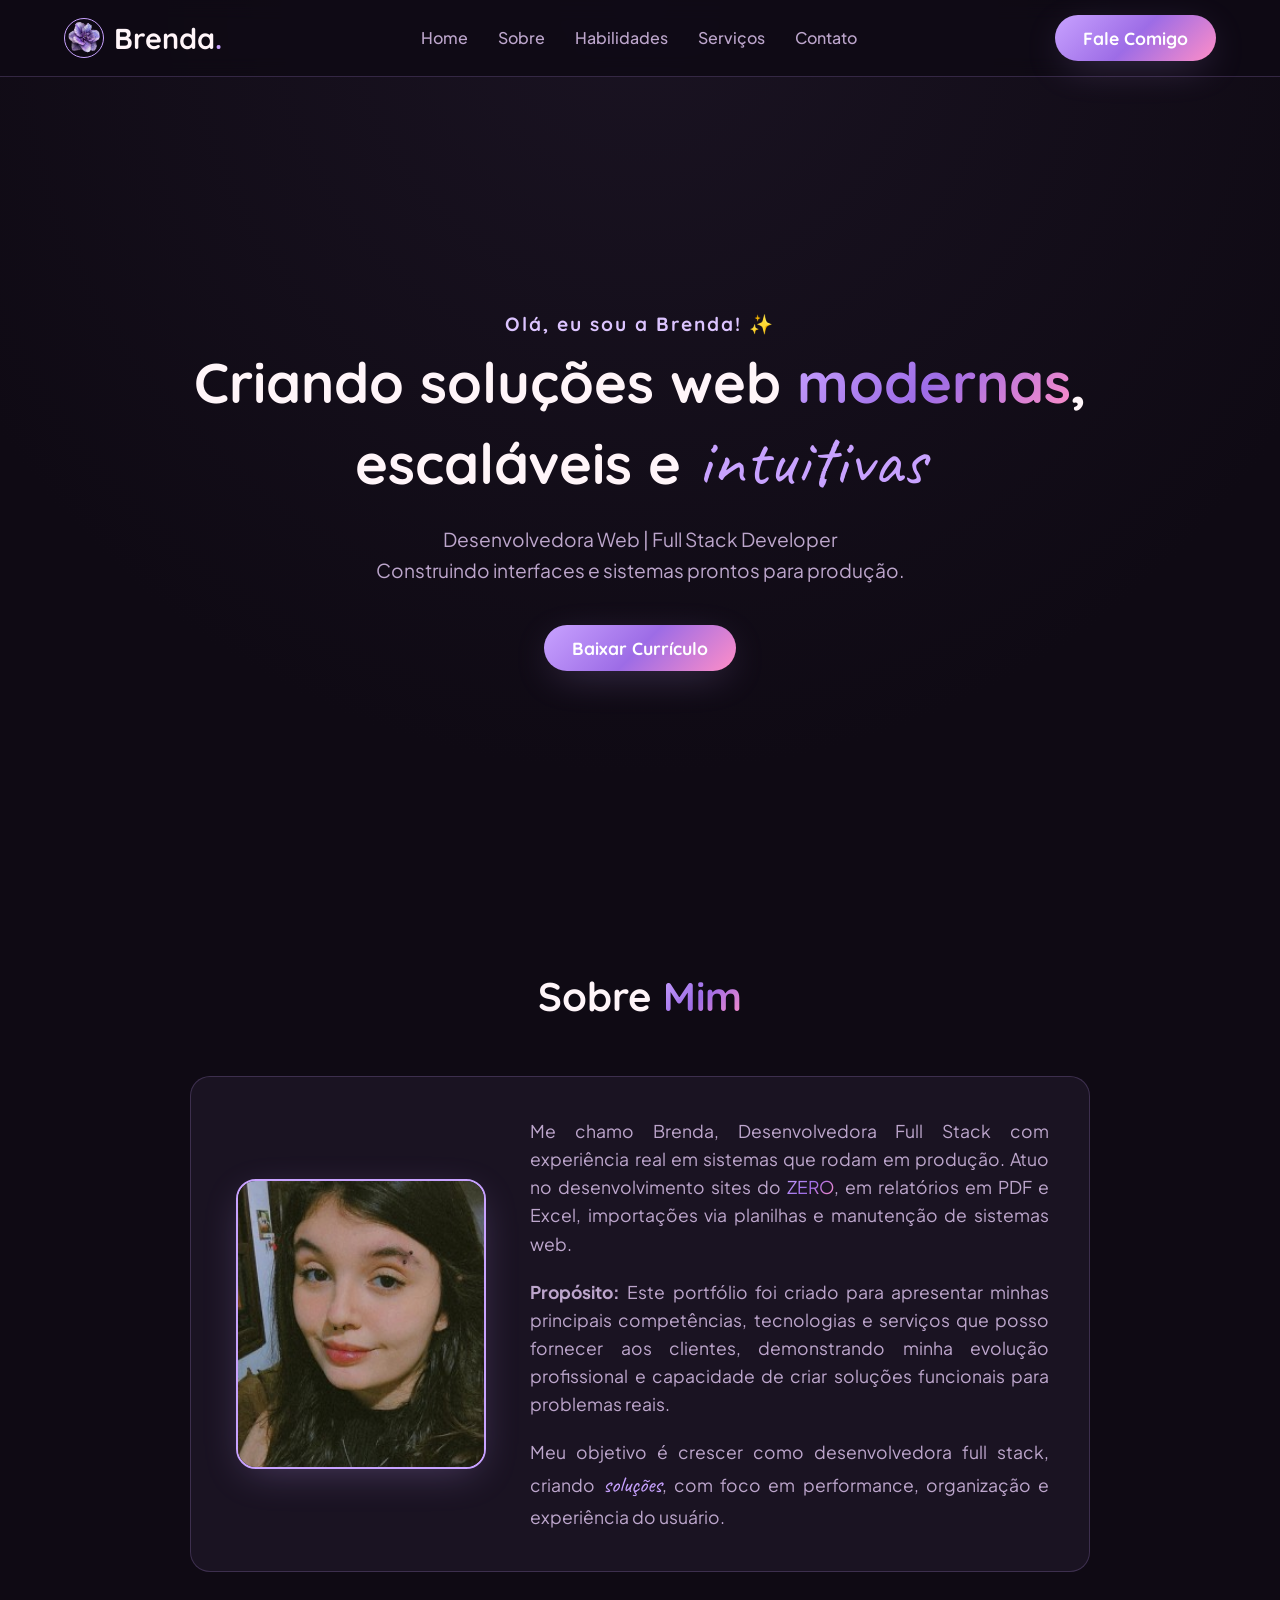
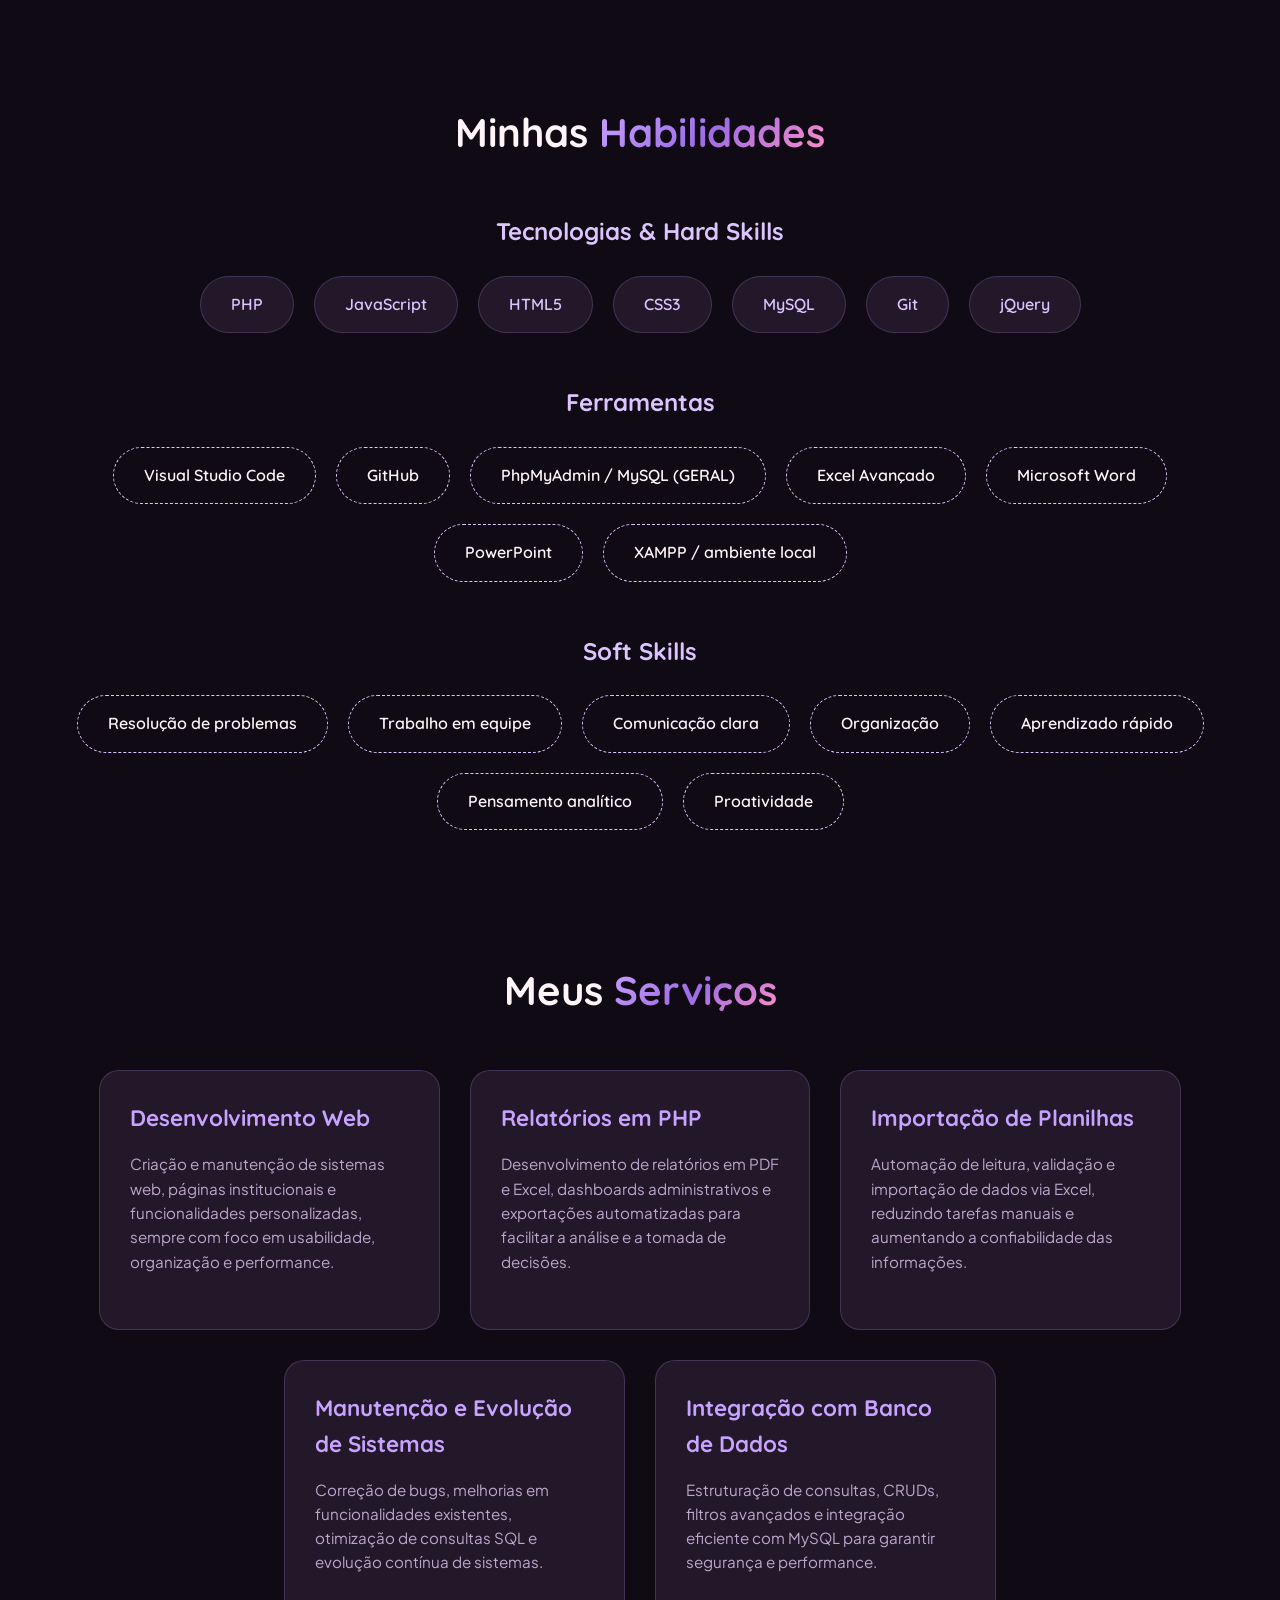
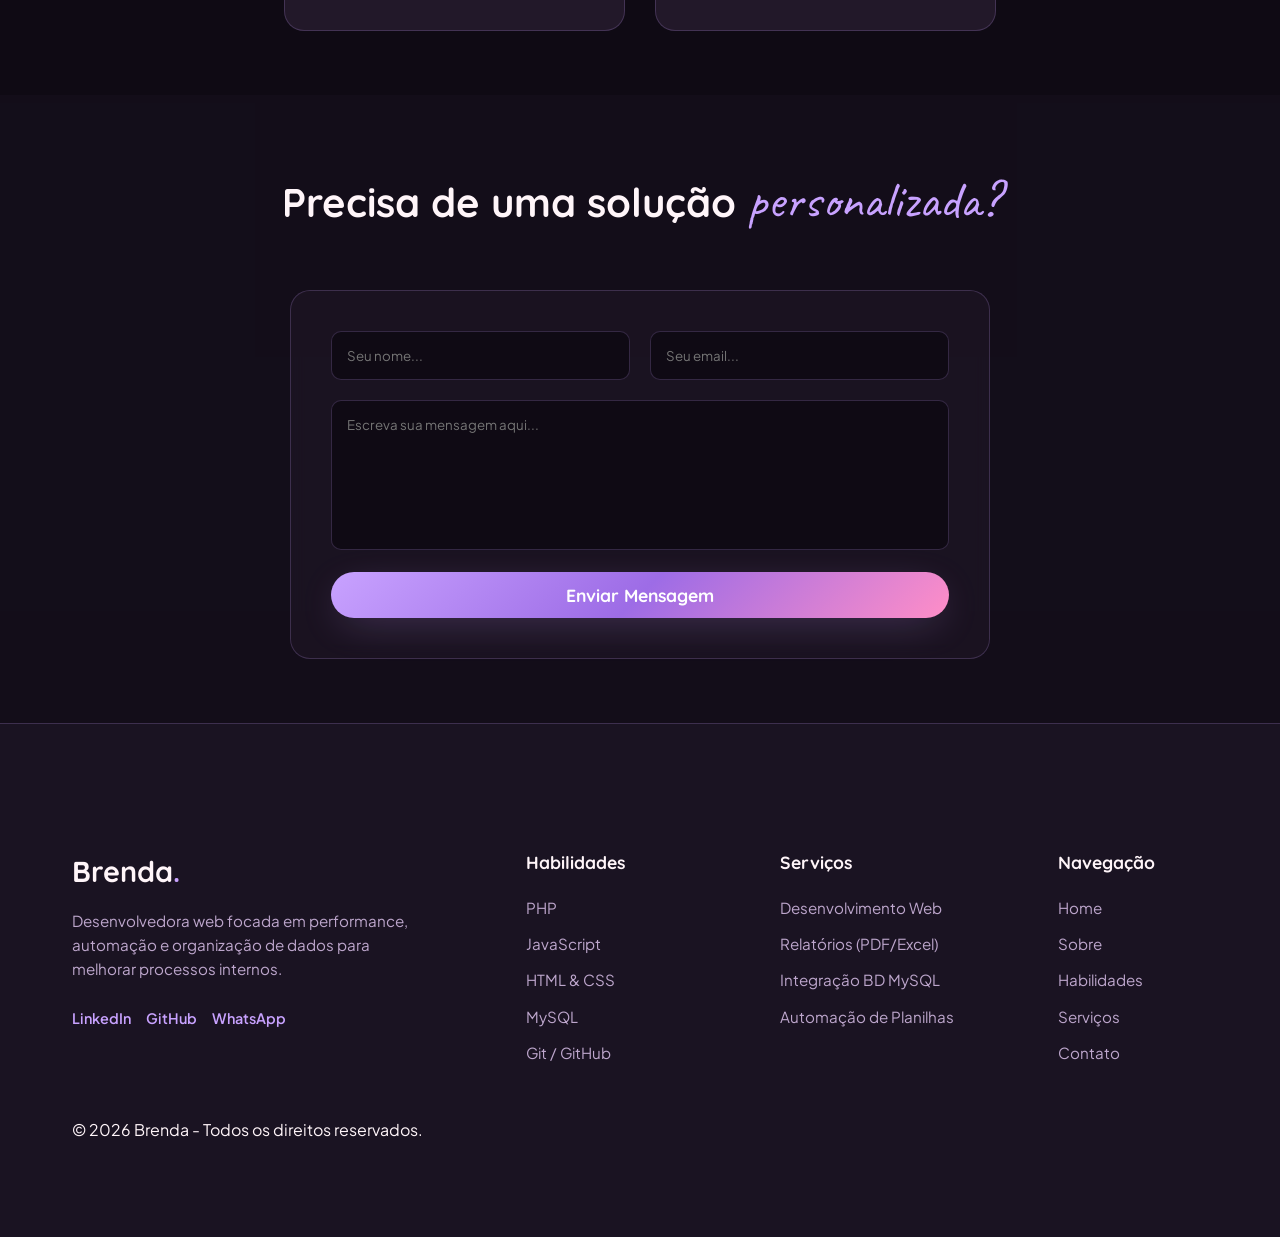
<file: index.html>
<!DOCTYPE html>
<html lang="pt-BR">
  <head>
    <meta charset="UTF-8" />
    <meta name="viewport" content="width=device-width, initial-scale=1.0" />
    
    <link rel="icon" href="./img/flo.png" type="image/jpeg">

    <link rel="preconnect" href="https://fonts.googleapis.com" />
    <link rel="preconnect" href="https://fonts.gstatic.com" crossorigin />
    <link href="https://fonts.googleapis.com/css2?family=Caveat:wght@500;700&family=Plus+Jakarta+Sans:wght@300;400;500;600&family=Quicksand:wght@500;600;700&display=swap" rel="stylesheet" />
    
    <link rel="stylesheet" href="./assets/css/style.css" />
    <title>Brenda Martins | Portfólio</title>
  </head>
  <body>
    <header>
      <div class="logo">
        <img src="./img/flo.png" alt="Logo Flor" class="nav-logo-img">
        <a href="/">Brenda<span class="dot">.</span></a>
      </div>

      <nav>
        <a href="#">Home</a>
        <a href="#about">Sobre</a>
        <a href="#skill">Habilidades</a>
        <a href="#service">Serviços</a>
        <a href="#contact">Contato</a>
      </nav>

      <div class="extra-nav">
        <a href="#contact"><button class="btn-primary">Fale Comigo</button></a>
      </div>

      <div id="menu" class="hamburger-menu">
        <svg width="30px" height="30px" viewBox="0 0 24 24" fill="none" stroke="#c8a2ff" stroke-width="2">
          <path d="M4 18L20 18 M4 12L20 12 M4 6L20 6" stroke-linecap="round"/>
        </svg>
      </div>

      <div id="nav-mobile" class="mobile-nav">
        <div id="close-mobile" class="close">X</div>
        <ul>
          <li><a class="nav-link" href="#">Home</a></li>
          <li><a class="nav-link" href="#about">Sobre</a></li>
          <li><a class="nav-link" href="#skill">Habilidades</a></li>
          <li><a class="nav-link" href="#service">Projetos</a></li>
          <li><a class="nav-link" href="#contact">Contato</a></li>
        </ul>
      </div>
    </header>

    <section id="home" class="hero">
      <div class="container">
        <div class="content">
          <h2 class="greeting">Olá, eu sou a Brenda! ✨</h2>
          <h1>
            Criando soluções web <span class="text-gradient">modernas</span>, <br> escaláveis e <span class="accent">intuitivas</span>
          </h1>
          <p>
            Desenvolvedora Web | Full Stack Developer<br>
            Construindo interfaces e sistemas prontos para produção.
          </p>
          
          <div class="action-buttons">
            <a href="assets/curriculo-brenda.png" download><button class="btn-primary float-anim">Baixar Currículo</button></a>
          </div>
        </div>
      </div>
    </section>

    <section id="about" class="about">
      <div class="container">
        <h1 class="title">Sobre <span class="text-gradient">Mim</span></h1>
        
        <div class="about-me">
          <div class="image-box">
            <img src="img/foto-brenda.jpg" alt="Foto da Brenda">
          </div>
          
          <div class="description">
            <p>
              Me chamo Brenda, Desenvolvedora Full Stack com experiência real em sistemas que rodam em produção.
              Atuo no desenvolvimento sites do <span class="text-gradient">ZERO</span>, em relatórios em PDF e Excel,
              importações via planilhas e manutenção de sistemas web.
            </p>
            <p>
              <strong>Propósito:</strong> Este portfólio foi criado para apresentar minhas principais
              competências, tecnologias e serviços que posso fornecer aos clientes,
              demonstrando minha evolução profissional e capacidade de criar
              soluções funcionais para problemas reais.
            </p>
            <p>
              Meu objetivo é crescer como desenvolvedora full stack, criando <span class="accent">soluções</span>,
              com foco em performance, organização e experiência do usuário.
            </p>
          </div>
        </div>
      </div>
    </section>

    <section id="skill" class="skill">
      <div class="container">
        <h1 class="title">Minhas <span class="text-gradient">Habilidades</span></h1>
        
        <h2 class="subtitle">Tecnologias & Hard Skills</h2>
        <div class="skills">
          <div class="skill-box">PHP</div>
          <div class="skill-box">JavaScript</div>
          <div class="skill-box">HTML5</div>
          <div class="skill-box">CSS3</div>
          <div class="skill-box">MySQL</div>
          <div class="skill-box">Git</div>
          <div class="skill-box">jQuery</div>
        </div>

        <h2 class="subtitle" style="margin-top: 50px;">Ferramentas</h2>
        <div class="skills">
          <div class="skill-box soft-skill">Visual Studio Code</div>
          <div class="skill-box soft-skill">GitHub</div>
          <div class="skill-box soft-skill">PhpMyAdmin / MySQL (GERAL)</div>
          <div class="skill-box soft-skill">Excel Avançado</div>
          <div class="skill-box soft-skill">Microsoft Word</div>
          <div class="skill-box soft-skill">PowerPoint</div>
          <div class="skill-box soft-skill">XAMPP / ambiente local</div>
        </div>

        <h2 class="subtitle" style="margin-top: 50px;">Soft Skills</h2>
        <div class="skills">
          <div class="skill-box soft-skill">Resolução de problemas</div>
          <div class="skill-box soft-skill">Trabalho em equipe</div>
          <div class="skill-box soft-skill">Comunicação clara</div>
          <div class="skill-box soft-skill">Organização</div>
          <div class="skill-box soft-skill">Aprendizado rápido</div>
          <div class="skill-box soft-skill">Pensamento analítico</div>
          <div class="skill-box soft-skill">Proatividade</div>
        </div>
      </div>
    </section>

    <section id="service" class="service">
      <div class="container">
        <h1 class="title">Meus <span class="text-gradient">Serviços</span></h1>
        <div class="services">
          <div class="card">
            <div class="card-content">
              <h1>Desenvolvimento Web</h1>
              <p>Criação e manutenção de sistemas web, páginas institucionais e funcionalidades personalizadas, sempre com foco em usabilidade, organização e performance.</p>
            </div>
          </div>
          <div class="card">
            <div class="card-content">
              <h1>Relatórios em PHP</h1>
              <p>Desenvolvimento de relatórios em PDF e Excel, dashboards administrativos e exportações automatizadas para facilitar a análise e a tomada de decisões.</p>
            </div>
          </div>
          <div class="card">
            <div class="card-content">
              <h1>Importação de Planilhas</h1>
              <p>Automação de leitura, validação e importação de dados via Excel, reduzindo tarefas manuais e aumentando a confiabilidade das informações.</p>
            </div>
          </div>
          <div class="card">
              <div class="card-content">
                <h1>Manutenção e Evolução de Sistemas</h1>
                <p>Correção de bugs, melhorias em funcionalidades existentes, otimização de consultas SQL e evolução contínua de sistemas.</p>
              </div>
            </div>
            <div class="card">
              <div class="card-content">
                <h1>Integração com Banco de Dados</h1>
                <p>Estruturação de consultas, CRUDs, filtros avançados e integração eficiente com MySQL para garantir segurança e performance.</p>
            </div>
        </div>
      </div>
    </section>

<section id="contact" class="contact">
      <div class="container">
        <h1 class="title">Precisa de uma solução <span class="accent">personalizada?</span></h1>
        <form action="https://formsubmit.co/brenda.martins85100@gmail.com" method="POST" class="contact-form glass-panel">
            <input type="hidden" name="_captcha" value="false">
            <input type="hidden" name="_next" value="https://brendatmartins.github.io/brenda_portfolio/">
          <div class="input">
            <input type="text" name="nome" placeholder="Seu nome..." required />
            <input type="email" name="email" placeholder="Seu email..." required />
          </div>
            <textarea name="mensagem" placeholder="Escreva sua mensagem aqui..." required></textarea>
            <button type="submit" class="btn-primary" style="width: 100%; margin-top: 15px;">Enviar Mensagem</button>
        </form>
      </div>
    </section>

    <footer>
      <div class="container footer-wrapper">
        <div class="profile">
          <h2>Brenda<span class="dot">.</span></h2>
          <p>Desenvolvedora web focada em performance, automação e organização de dados para melhorar processos internos.</p>
          
          <div class="social-media-container">
            <a href="https://www.linkedin.com/in/brendatamartins" target="_blank" class="social-link">LinkedIn</a>
            <a href="https://github.com/BrendatMartins" target="_blank" class="social-link">GitHub</a>
            <a href="https://wa.me/5551985100412" target="_blank" class="social-link">WhatsApp</a>
          </div>
        </div>

        <div class="link-container">
          <div class="footer-col">
            <h3>Habilidades</h3>
            <ul>
              <li>PHP</li>
              <li>JavaScript</li>
              <li>HTML & CSS</li>
              <li>MySQL</li>
              <li>Git / GitHub</li>
            </ul>
          </div>

          <div class="footer-col">
            <h3>Serviços</h3>
            <ul>
              <li>Desenvolvimento Web</li>
              <li>Relatórios (PDF/Excel)</li>
              <li>Integração BD MySQL</li>
              <li>Automação de Planilhas</li>
            </ul>
          </div>

          <div class="footer-col">
            <h3>Navegação</h3>
            <ul>
              <li><a href="#">Home</a></li>
              <li><a href="#about">Sobre</a></li>
              <li><a href="#skill">Habilidades</a></li>
              <li><a href="#service">Serviços</a></li>
              <li><a href="#contact">Contato</a></li>
            </ul>
          </div>
        </div>
            <p>&copy; 2026 Brenda - Todos os direitos reservados.</p>
      </div>
    </footer>

    <script src="/assets/js/script.js"></script>
  </body>
</html>
</file>
<file: assets/css/style.css>
/* corzinhas u-u */
:root {
  --bg-color: #0f0a14;
  --surface-color: #1a1322;
  --card-color: #221829;
  
  --lilac: #c8a2ff;
  --lilac-soft: #dcc4ff;
  --purple: #9d6ce6;
  --pink-accent: #ff8ec7;
  --text-light: #fff5f9;
  --text-muted: #bda6cc;

  --gradient-main: linear-gradient(135deg, var(--lilac) 0%, var(--purple) 50%, var(--pink-accent) 100%);
  --glass-border: rgba(200, 162, 255, 0.2); 
  --glow-shadow: 0 10px 40px -10px rgba(200, 162, 255, 0.3);
}

/*fonts*/
* {
  margin: 0;
  padding: 0;
  box-sizing: border-box;
}

html {
  scroll-behavior: smooth;
}

section {
  scroll-margin-top: 95px; 
}

body {
  background-color: var(--bg-color);
  color: var(--text-light);
  font-family: 'Plus Jakarta Sans', sans-serif;
  line-height: 1.6;
  overflow-x: hidden;
}

h1, h2, h3, .title, .logo {
  font-family: 'Quicksand', sans-serif;
}

.accent {
  font-family: 'Caveat', cursive;
  color: var(--lilac);
  font-size: 1.3em;
  font-weight: normal;
}

.text-gradient {
  background: var(--gradient-main);
  -webkit-background-clip: text;
  -webkit-text-fill-color: transparent;
}

.dot {
  color: var(--lilac);
}

.container {
  max-width: 1200px;
  margin: 0 auto;
  padding: 4rem 2rem;
}

.title {
  text-align: center;
  font-size: 2.5rem;
  margin-bottom: 3rem;
}

/*visual*/
.btn-primary {
  background: var(--gradient-main);
  color: #fff;
  border: none;
  padding: 12px 28px;
  border-radius: 50px;
  font-family: 'Quicksand', sans-serif;
  font-weight: 700;
  font-size: 1.1rem;
  cursor: pointer;
  box-shadow: var(--glow-shadow);
  transition: transform 0.3s, box-shadow 0.3s;
}

.btn-primary:hover {
  transform: translateY(-3px);
  box-shadow: 0 15px 40px -5px rgba(200, 162, 255, 0.5);
}

.btn-outline {
  background: transparent;
  color: var(--lilac);
  border: 1px solid var(--lilac);
  padding: 8px 20px;
  border-radius: 50px;
  cursor: pointer;
  transition: 0.3s;
}

.btn-outline:hover {
  background: var(--lilac);
  color: var(--bg-color);
}

.action-buttons {
  display: flex;
  gap: 15px;
  justify-content: center;
  align-items: center;
  margin-top: 30px;
}

/*header*/
header {
  position: fixed;
  top: 0;
  width: 100%;
  background-color: rgba(15, 10, 20, 0.85);
  backdrop-filter: blur(10px);
  border-bottom: 1px solid var(--glass-border);
  display: flex;
  justify-content: space-between;
  align-items: center;
  padding: 15px 5%;
  z-index: 1000;
}

/*logo imagem*/
header .logo {
  display: flex;
  align-items: center;
  gap: 10px;
}

header .nav-logo-img {
  width: 40px;
  height: 40px;
  border-radius: 50%; /*ajusta p deixar redonto*/
  object-fit: cover;
  border: 1px solid var(--lilac);
}

header .logo a {
  color: var(--text-light);
  text-decoration: none;
  font-size: 1.8rem;
  font-weight: 700;
}

header nav {
  display: flex;
  gap: 30px;
}

header nav a {
  color: var(--text-muted);
  text-decoration: none;
  font-weight: 500;
  transition: color 0.3s;
}

header nav a:hover {
  color: var(--lilac);
}

header .hamburger-menu { display: none; }
header .mobile-nav { display: none; }

/*hero*/
.hero {
  min-height: 100vh;
  display: flex;
  align-items: center;
  justify-content: center;
  text-align: center;
  padding-top: 80px;
  background: radial-gradient(circle at top, var(--surface-color) 0%, var(--bg-color) 70%);
}

.hero .greeting {
  color: var(--lilac-soft);
  font-size: 1.2rem;
  margin-bottom: 10px;
  letter-spacing: 2px;
}

.hero h1 {
  font-size: 3.5rem;
  line-height: 1.2;
  margin-bottom: 20px;
}

.hero p {
  color: var(--text-muted);
  font-size: 1.2rem;
  margin-bottom: 40px;
}

/*sobre mim c minha foto*/
.about .about-me {
  max-width: 900px;
  margin: 0 auto;
  background: var(--surface-color);
  padding: 40px;
  border-radius: 20px;
  border: 1px solid var(--glass-border);
  display: flex;
  align-items: center;
  gap: 40px;
}

.about .image-box {
  flex: 1;
  display: flex;
  justify-content: center;
}

.about .image-box img {
  width: 100%;
  max-width: 250px;
  border-radius: 20px;
  border: 2px solid var(--lilac);
  box-shadow: var(--glow-shadow); /* efeito na foto */
}

.about .description {
  flex: 2;
}

.about .description p {
  margin-bottom: 20px;
  font-size: 1.1rem;
  color: var(--text-muted);
  text-align: justify;
}

.about .description p:last-child {
  margin-bottom: 0;
}

/* skillsss */
.subtitle {
  text-align: center;
  color: var(--lilac-soft);
  margin-bottom: 25px;
  font-family: 'Quicksand', sans-serif;
  font-size: 1.5rem;
}

.skills {
  display: flex;
  flex-wrap: wrap;
  justify-content: center;
  gap: 20px;
}

.skill-box {
  background: var(--card-color);
  border: 1px solid var(--glass-border);
  padding: 15px 30px;
  border-radius: 50px;
  font-family: 'Quicksand', sans-serif;
  font-weight: 600;
  color: var(--lilac-soft);
  transition: 0.3s;
}

.skill-box:hover {
  transform: translateY(-5px);
  border-color: var(--lilac);
  box-shadow: var(--glow-shadow);
  color: var(--lilac);
}

.skill-box.soft-skill {
  background: transparent;
  border: 1px dashed var(--lilac-soft);
  color: var(--text-light);
}

.skill-box.soft-skill:hover {
  border-style: solid;
  border-color: var(--pink-accent);
  color: var(--pink-accent);
}

/* meus projetos */
.services {
  display: flex;
  flex-wrap: wrap;
  gap: 30px;
  justify-content: center;
}

.card {
  background: var(--card-color);
  width: 30%;
  min-width: 300px;
  border-radius: 20px;
  border: 1px solid var(--glass-border);
  transition: transform 0.4s, border-color 0.4s;
  padding: 30px;
  display: flex;
  flex-direction: column;
}

.card:hover {
  transform: translateY(-10px);
  border-color: var(--lilac);
  box-shadow: var(--glow-shadow);
}

.card-content h1 {
  font-size: 1.4rem;
  margin-bottom: 15px;
  color: var(--lilac);
}

.card-content p {
  color: var(--text-muted);
  margin-bottom: 25px;
  font-size: 0.95rem;
  flex-grow: 1;
}

/* contactsss */
.contact {
  background-color: rgba(26, 19, 34, 0.4);
}

.glass-panel {
  background: rgba(34, 24, 41, 0.5);
  border: 1px solid var(--glass-border);
  backdrop-filter: blur(8px);
  padding: 40px;
  border-radius: 20px;
  max-width: 700px;
  margin: 0 auto;
}

.contact-form .input {
  display: flex;
  gap: 20px;
  margin-bottom: 20px;
}

.contact-form input,
.contact-form textarea {
  width: 100%;
  padding: 15px;
  background: var(--bg-color);
  border: 1px solid var(--glass-border);
  color: var(--text-light);
  border-radius: 10px;
  font-family: 'Plus Jakarta Sans', sans-serif;
}

.contact-form input:focus,
.contact-form textarea:focus {
  outline: none;
  border-color: var(--lilac);
  box-shadow: 0 0 10px rgba(200, 162, 255, 0.2);
}

.contact-form textarea {
  height: 150px;
  resize: none;
}

/* footer */
footer {
  background-color: var(--surface-color);
  border-top: 1px solid var(--glass-border);
  padding: 60px 0 30px;
}

footer .footer-wrapper {
  display: flex;
  justify-content: space-between;
  flex-wrap: wrap;
  gap: 40px;
}

footer .profile {
  width: 30%;
  min-width: 250px;
}

footer .profile h2 {
  font-size: 1.8rem;
  margin-bottom: 15px;
}

footer .profile p {
  color: var(--text-muted);
  font-size: 0.95rem;
  margin-bottom: 25px;
}

footer .social-media-container {
  display: flex;
  gap: 15px;
}

footer .social-link {
  color: var(--lilac);
  text-decoration: none;
  font-size: 0.9rem;
  font-weight: 600;
  transition: color 0.3s;
}

footer .social-link:hover {
  color: var(--pink-accent);
}

footer .link-container {
  width: 60%;
  display: flex;
  justify-content: space-between;
  flex-wrap: wrap;
  gap: 20px;
}

footer .footer-col {
  min-width: 150px;
}

footer .footer-col h3 {
  font-size: 1.1rem;
  color: var(--text-light);
  margin-bottom: 20px;
}

footer .footer-col ul {
  list-style: none;
}

footer .footer-col ul li {
  margin-bottom: 12px;
  color: var(--text-muted);
  font-size: 0.95rem;
}

footer .footer-col ul a {
  color: var(--text-muted);
  text-decoration: none;
  transition: color 0.3s;
}

footer .footer-col ul a:hover {
  color: var(--lilac);
}

/* animação */
.float-anim {
  animation: float 4s ease-in-out infinite;
}

@keyframes float {
  0%, 100% { transform: translateY(0); }
  50% { transform: translateY(-8px); }
}

/* responsividade */
@media screen and (max-width: 900px) {
  .card { width: 45%; }
  .contact-form .input { flex-direction: column; }
  footer .profile, footer .link-container { width: 100%; }
}

@media screen and (max-width: 768px) {
  .hero h1 { font-size: 2.5rem; }
  .card { width: 100%; }
  
  .about .about-me {
    flex-direction: column;
    text-align: center;
  }
  
  header nav, header .extra-nav { display: none; }
  header .hamburger-menu { display: block; cursor: pointer; color: var(--lilac); }

  header .mobile-nav {
    position: fixed; top: 0; left: 0; width: 100%; height: 100vh;
    background-color: var(--bg-color);
    display: flex; flex-direction: column; justify-content: center; align-items: center;
    transform: translateY(-100%); transition: 0.3s; z-index: 2000;
  }
  header .mobile-nav.show { transform: translateY(0); }
  header .mobile-nav .close { position: absolute; top: 20px; right: 20px; font-size: 2rem; cursor: pointer; color: var(--lilac); }
  header .mobile-nav ul { list-style: none; text-align: center; }
  header .mobile-nav a { color: var(--text-light); font-size: 2rem; text-decoration: none; line-height: 3; }
}

@media screen and (max-width: 600px) {
  .action-buttons { flex-direction: column; width: 100%; }
  .action-buttons button { width: 100%; }
  footer .link-container { flex-direction: column; gap: 30px; }
}
</file>
